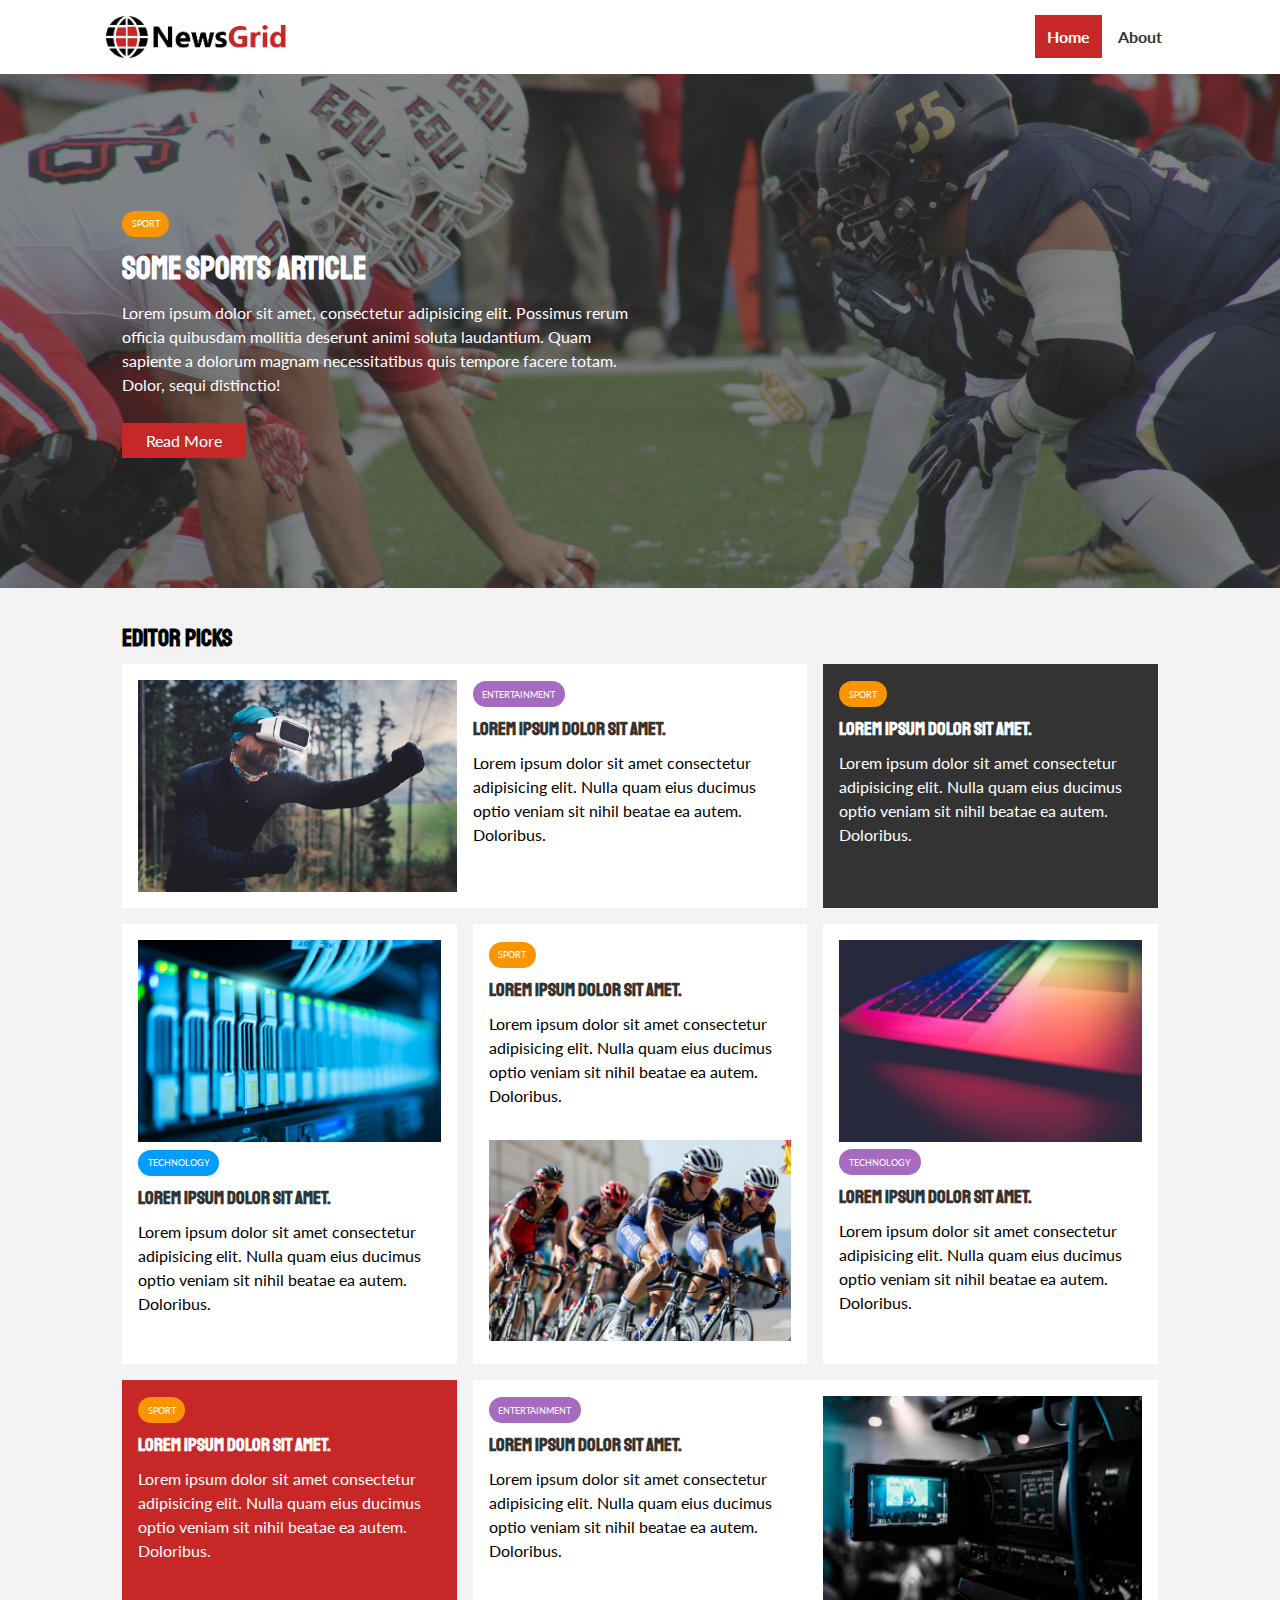
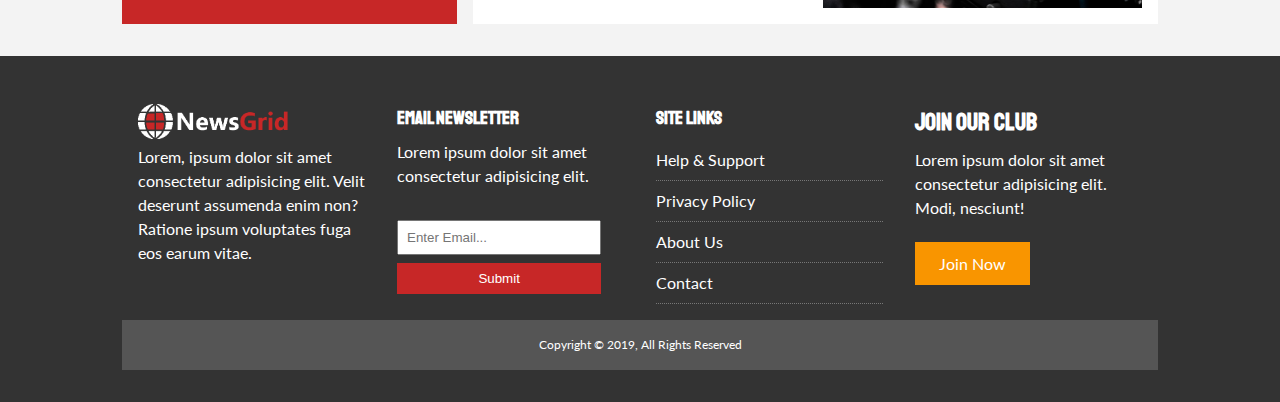
<file: index.html>
<!DOCTYPE html>
<html lang="en">
<head>
    <meta charset="UTF-8">
    <meta name="viewport" content="width=device-width, initial-scale=1.0">
    <title>NewsGrid ||Home</title>
    <link href="https://fonts.googleapis.com/css?family=Lato|Staatliches" rel="stylesheet">
    <link rel="stylesheet" href="https://use.fontawesome.com/releases/v5.6.3/css/all.css" integrity="sha384-UHRtZLI+pbxtHCWp1t77Bi1L4ZtiqrqD80Kn4Z8NTSRyMA2Fd33n5dQ8lWUE00s/" crossorigin="anonymous">
    <link rel="shortcut icon" type="image/x-icon" href="favicon.ico">

    <link rel="stylesheet" href="Css/style.css">
    <link rel="stylesheet" href="Css/mobile.css">
</head>
<body>
    <nav class="navBar">
        <div class="container">
            <img  src="Images/logo.png" alt="GridNews">
            <div class="social">
                <a href="http://facebook.com" target="_blank"><i class="fab fa-facebook fa-2x"></i></a>
                <a href="http://twitter.com" target="_blank"><i class="fab fa-twitter fa-2x"></i></a>
                <a href="http://instagram.com" target="_blank"><i class="fab fa-instagram fa-2x"></i></a>
                <a href="http://youtube.com" target="_blank"><i class="fab fa-youtube fa-2x"></i></a>
            </div>
            <div class="navBtns">
                <a href="index.html" class="btn current">Home</a>
                <a href="about.html" class="btn nCurrent">About</a>
            </div>
        </div>
    </nav>
    <header class="showcase">
        <div class="container">
            <div id="showcaseGrid" >
                <div id="showcaseContent">
                    <div class="category sport">sport</div>
                    <h1>Some Sports Article</h1>
                    <p>Lorem ipsum dolor sit amet, consectetur adipisicing elit. Possimus rerum officia quibusdam mollitia deserunt animi soluta laudantium. Quam sapiente a dolorum magnam necessitatibus quis tempore facere totam. Dolor, sequi distinctio!
                    </p>
                    <a href="#" class="btn pr-btn">Read More</a>
                </div>
            </div>
        </div>
    </header>


    <section class="articles p-p2" >
        <div class="container">
            <h2>Editor Picks</h2>
            <div class="cardsGrid">

                <article class="card bg-light">
                    <img src="Images/articles/ent1.jpg" alt="ent">
                    <div class="cardContent">
                        <div class="category ent">ENTERTAINMENT</div>
                       <a href="article.html"> <h3>Lorem ipsum dolor sit amet.</h3></a>
                        <p>Lorem ipsum dolor sit amet consectetur adipisicing elit. Nulla quam eius ducimus optio veniam sit nihil beatae ea autem. Doloribus.</p>
                    </div>
                </article>


             <article class="card bg-dark">
                    <div class="cardContent">
                        <div class="category sport">sport</div>
                       <a href="article.html"> <h3>Lorem ipsum dolor sit amet.</h3></a>
                        <p>Lorem ipsum dolor sit amet consectetur adipisicing elit. Nulla quam eius ducimus optio veniam sit nihil beatae ea autem. Doloribus.</p>
                    </div>
                </article>
                <article class="card bg-light">
                    <img src="Images/articles/tech1.jpg" alt="ent">
                        <div class="category tech">technology</div>
                       <a href="article.html"> <h3>Lorem ipsum dolor sit amet.</h3></a>
                        <p>Lorem ipsum dolor sit amet consectetur adipisicing elit. Nulla quam eius ducimus optio veniam sit nihil beatae ea autem. Doloribus.</p>
                    
                </article>
                <article class="card bg-light">
                        <div class="category sport">sport</div>
                       <a href="article.html"> <h3>Lorem ipsum dolor sit amet.</h3></a>
                        <p>Lorem ipsum dolor sit amet consectetur adipisicing elit. Nulla quam eius ducimus optio veniam sit nihil beatae ea autem. Doloribus.</p>
                        <img src="Images/articles/sports1.jpg" alt="ent">
                </article>
                <article class="card bg-light">
                    <img src="Images/articles/tech2.jpg" alt="ent">
                        <div class="category ent">technology</div>
                       <a href="article.html"> <h3>Lorem ipsum dolor sit amet.</h3></a>
                        <p>Lorem ipsum dolor sit amet consectetur adipisicing elit. Nulla quam eius ducimus optio veniam sit nihil beatae ea autem. Doloribus.</p>
                    
                </article>
                <article class="card bg-pr">
                    <div class="cardContent">
                        <div class="category sport">sport</div>
                       <a href="article.html"> <h3>Lorem ipsum dolor sit amet.</h3></a>
                        <p>Lorem ipsum dolor sit amet consectetur adipisicing elit. Nulla quam eius ducimus optio veniam sit nihil beatae ea autem. Doloribus.</p>
                    </div>
                </article>
                <article class="card bg-light">
                    <div class="cardContent">
                        <div class="category ent">ENTERTAINMENT</div>
                       <a href="article.html"> <h3>Lorem ipsum dolor sit amet.</h3></a>
                        <p>Lorem ipsum dolor sit amet consectetur adipisicing elit. Nulla quam eius ducimus optio veniam sit nihil beatae ea autem. Doloribus.</p>
                    </div>
                    <img src="Images/articles/ent2.jpg" alt="ent">
                </article>
            
                
            </div>
        </div>
    </section>

    <footer class="mainFooter bg-dark py-p2">
        <div class="container">

            <div class="card">
                <img src="Images/logo_light.png" alt="">
                <p>Lorem, ipsum dolor sit amet consectetur adipisicing elit. Velit deserunt assumenda enim non? Ratione ipsum voluptates fuga eos earum vitae.</p>
            </div>

            <div class="card">
                <h3>Email Newsletter</h3>
                <p>Lorem ipsum dolor sit amet consectetur adipisicing elit.</p>

                <form name="contact" method="POST" data-netlify="true">
                    <input type="email" name="email" placeholder="Enter Email...">
                    <input type="submit" value="Submit" class="btn pr-btn">
                </form>
            </div>

            <div class="card">
                <h3>Site Links</h3>
                <ul>
                    <li><a href="#">Help & Support</a></li>
                    <li><a href="#">Privacy Policy</a></li>
                    <li><a href="#">About Us</a></li>
                    <li><a href="#">Contact</a></li>
                </ul>
            </div>

            <div class="card">
                <h2>Join Our Club</h2>
                    <p> Lorem ipsum dolor sit amet consectetur adipisicing elit. Modi, nesciunt!</p>
                    <a href="#" class="btn sc-btn">Join Now</a>
            </div>

            <div class="footer">
                <p>Copyright &copy; 2019, All Rights Reserved</p>
            </div>
        </div>
    </footer>
</body>
</html>
</file>
<file: Css/style.css>
:root{
    --pr-color: #C72727;
    --sc-color:#F99500;
    --dark-color:#333;
    --light-color:#f3f3f3;
    --max-width:1100px;
}

.category {
    --sport-color: #f99500;
    --ent-color: #a66bbe;
    --tech-color: #009cff;
}
*{
    margin: 0;
    padding: 0;
    box-sizing: border-box;
}
body{
    background-color: var(--light-color);
    font-family: 'Lato', sans-serif;
    line-height: 1.5;
}
h1,h2,h3,h4,h5,h6{
    font-family: 'Staatliches', cursive;
    margin-bottom: .5rem;
}
a{
    text-decoration: none;
    color: var(--dark-color);
}
p{
    margin-bottom: 2rem;
}
ul{
    list-style: none;
}

/*...Utilitly...*/
.btn{
    padding: .75rem ;
    background-color: #FFF;
    color: #fff;
}
.btn:hover{opacity: 0.9;}
.pr-btn{background-color: var(--pr-color);}
.sc-btn{background-color: var(--sc-color);}
.current{
    background-color: var(--pr-color);
    color: #FFF;
    font-weight: bold;
}



.nCurrent{
    font-weight: bold;
    color: var(--dark-color);
}

.current:hover,.nCurrent:hover{
    color: #333;
    background-color: var(--light-color);
}
.container{
    max-width: var(--max-width);
    margin: auto;
    padding: 0 2rem;
}
.category{
    display: inline-block;
    font-size: .55rem;
    border-radius: 15px;
    color: #fff;
    padding: .4rem .6rem;
    text-transform:uppercase ;
    margin-bottom: .5rem;
}
.sport{background-color: var(--sport-color);}
.ent{background-color: var(--ent-color);}
.tech{background-color: var(--tech-color);}

.card{
    padding: 1rem;
}

.bg-light{background-color: #FFF; transition: .2s ease-in-out;}
.bg-dark{
    background-color: #333;
    color: #fff;
    transition: .2s ease-in-out;
}
.bg-dark h3{color: #fff;}
.bg-pr h3{color: #fff;}
.bg-pr{
    background-color: var(--pr-color);
    color: #FFF;
    transition: .2s ease-in-out;}
.bg-sc{
    background-color: var(--sc-color);
    color: #FFF;}

.py-p1{padding: 1.5rem 0;}
.py-p2{padding: 2rem 0;}
.py-p3{padding: 3rem 0;}
.p-p1{padding: 1.5rem;}
.p-p2{padding: 2rem;}
.p-p3{padding: 3rem;}

.l-header{font-size: 3rem;}
.d-block{display: block;}
/*NavBar....*/

 .navBar{
background-color: #fff;
position: sticky;
top: 0;
left: 0;
z-index: 2;
}
.navBar .container{
    display: grid;
    grid-template-columns: 6fr 3fr 2fr;
    align-items: center;
    padding: 1rem;

}
.navBar .container .navBtns{
    justify-self: end;
}
.navBar .container .social{
    justify-self: center;
}

.navBar .container .social a{
    color: #777;
    margin-right: .5rem;
}
.navBar .container .social a:hover{
    color: #555;
}

.navBar img{
    width:180px;
}



/*...Showcase...*/
.showcase{
    background-color: var(--dark-color);
    position: relative;
    z-index: 0;
    padding: 2rem;
   
}
.showcase::before{
    content: "";
    position: absolute;
    top: 0;
    left: 0;
    width: 100%;
    height: 100%;
    background: url(../Images/featured.jpg) no-repeat center center/cover ;
    opacity: .4;
    z-index: -1;

}


.showcase #showcaseContent{
    z-index: 1;
    color: #FFF;

}
#showcaseGrid{
    display: grid;
    grid-template-columns:repeat(2,1fr);
    align-items: center;
    height: 50vh;
    overflow: auto;


}

#showcaseContent a{
    padding: .5rem 1.5rem;
}

/*...Articles......*/

.cardsGrid{
    display: grid;
    grid-template-columns: repeat(3,1fr);
    gap: 1rem;
  
  
}

.cardsGrid .bg-light:hover{background-color: thistle;}

.cardsGrid .bg-dark:hover{
    background-color: #444;
}
.cardsGrid .bg-pr:hover{
    background-color: #ec4141;
}

.cardsGrid img{
    width: 100%;
}

.cardsGrid .card:first-child,
.cardsGrid .card:last-child{
    display:grid;
    grid-column: 1/ span 2;
    grid-template-columns: repeat(2,1fr);
    gap: 1rem;
}
.cardsGrid .card:last-child{
    grid-column: 2/ span 2;

}

/*...footer...*/

.mainFooter .container{
    display: grid;
    grid-template-columns: repeat(4,1fr);
  
}

.mainFooter img{
    width: 150px;
}

.mainFooter input[type="email"]{
 padding: .5rem;
 width: 90%;
 margin-bottom: .5rem;

}
.mainFooter input[type="email"]:focus{
outline: none;

}
.mainFooter input[type="submit"]{
 padding: .5rem;
 width: 90%;
 margin-bottom: .5rem;
 border: none;

}



.mainFooter ul li{
border-bottom: 1px #777 dotted;
 padding: .5rem 0 ; 
}
.mainFooter ul li a{
color: #fff;


}
.mainFooter ul li a:hover{
color: var(--pr-color);


}

.mainFooter .btn{
padding: .75rem 1.5rem;
}

.footer{
    grid-column: 1 / span 4;
    background-color: #555;
    text-align: center;
    font-size: .75rem;
    padding: .5rem;
}

.footer p{
    margin: .5rem 0;
}


/*............About..................*/
.about{
    margin: 2rem 0;
}
.about .container {
    display: grid;
    grid-template-columns: 5fr 2fr;
    gap: 1.5rem;
}

.about .container .aboutContent{
    grid-row: 1 / span 3;
}

.about p,
.article p{
    margin: .5rem 0;
}

.about .btn,
.article .btn{
    display: inline-block;
width: 100%;
text-align: center;
padding: .5rem 0;
}


/*........Article.......*/
.article{
    margin: 2rem 0;
}
.article .container {
    display: grid;
    grid-template-columns: 5fr 2fr;
    gap: 1.5rem;


}

.article .container .articleContent{
    grid-row: 1 / span 3;
}
.article img{
    width: 100%;
}
.article li{
    padding: .5rem 0;
    border-bottom: 1px #444 dotted;
}
.categoriesAside{
    padding-right: 2.5rem;
}


.meta{
    background-color: #eee;
   
}
.meta {
    display: flex;
    justify-content: space-between;
    padding: .5rem ;
    align-items: center;
}

.meta p{
    display: inline-block;
}

.meta  *:last-child{
    display: inline-block;
    justify-self: end;
    margin-top: .5rem;
  
}
</file>
<file: Css/mobile.css>
@media (max-width:805px){


    .navBar .container{
        grid-template-columns: 1fr;
      gap: 1.5rem;
    
    }

    .navBar .container .social{
        display: none;
    }
    .navBar .container img{
        justify-self: center ;
    }
    .navBar .container .navBtns{
        justify-self: center;
    }

    .cardsGrid{
        grid-template-columns: repeat(2,1fr);

    }

    .cardsGrid .card:first-child,
.cardsGrid .card:last-child{
    display:grid;
    grid-column: 1;
    grid-template-columns: 1fr;
    gap: 1rem;
}
}

@media (max-width:600px){

    #showcaseGrid{
        grid-template-columns:1fr;
        align-items: center;
     
    
    }
    .cardsGrid{
        grid-template-columns: 1fr;

    }

    .mainFooter .container{
        grid-template-columns: 1fr;
      
    }
    .mainFooter .card{
        padding: 1rem 0;
    }
    .footer{
        grid-column: 1;
        margin-top: 1.5rem;
    }

    .mainFooter .container > *:first-child,
    .mainFooter .container > *:nth-child(2){
        border-bottom: 1px #777 dotted;

    }
    .about .container {
        grid-template-columns: 1fr;
    }
    .about{
        text-align: center;
    }
    .article .container {

        grid-template-columns: 1fr;   
    
    }
}
</file>
